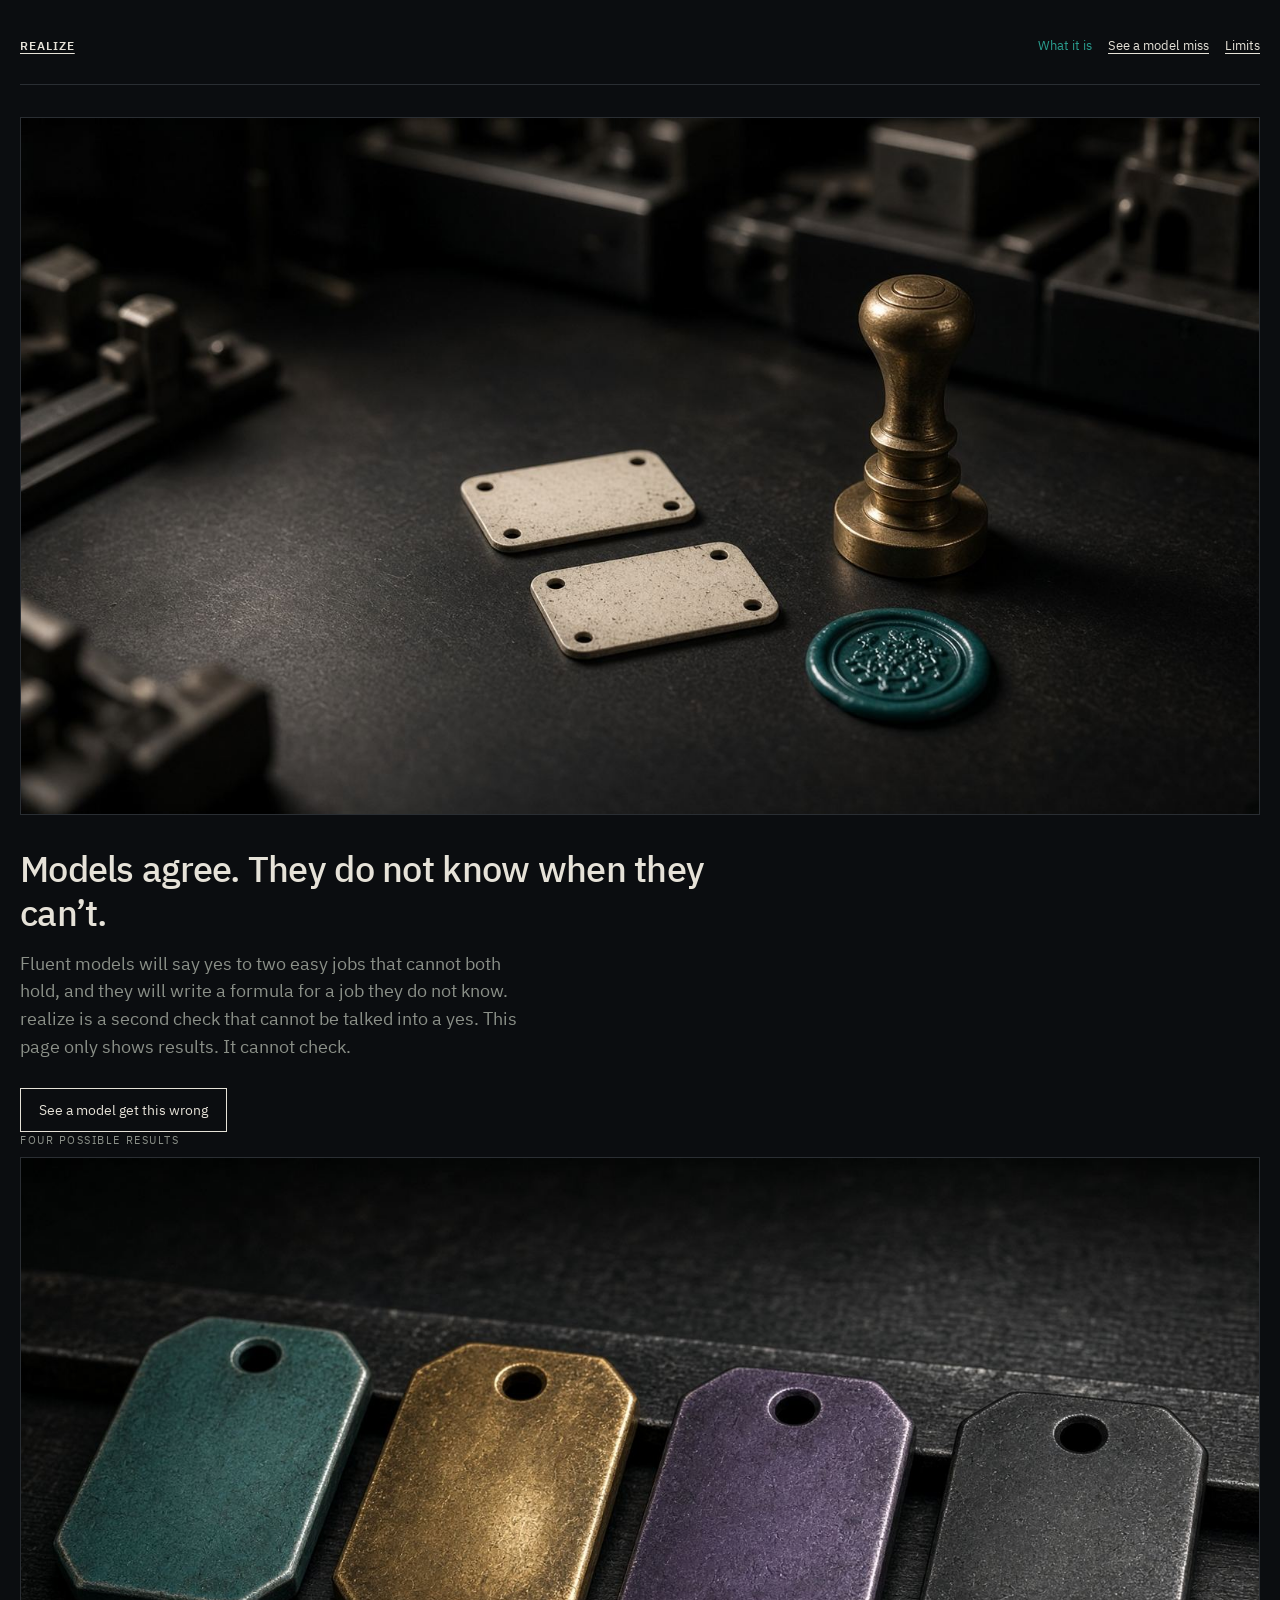
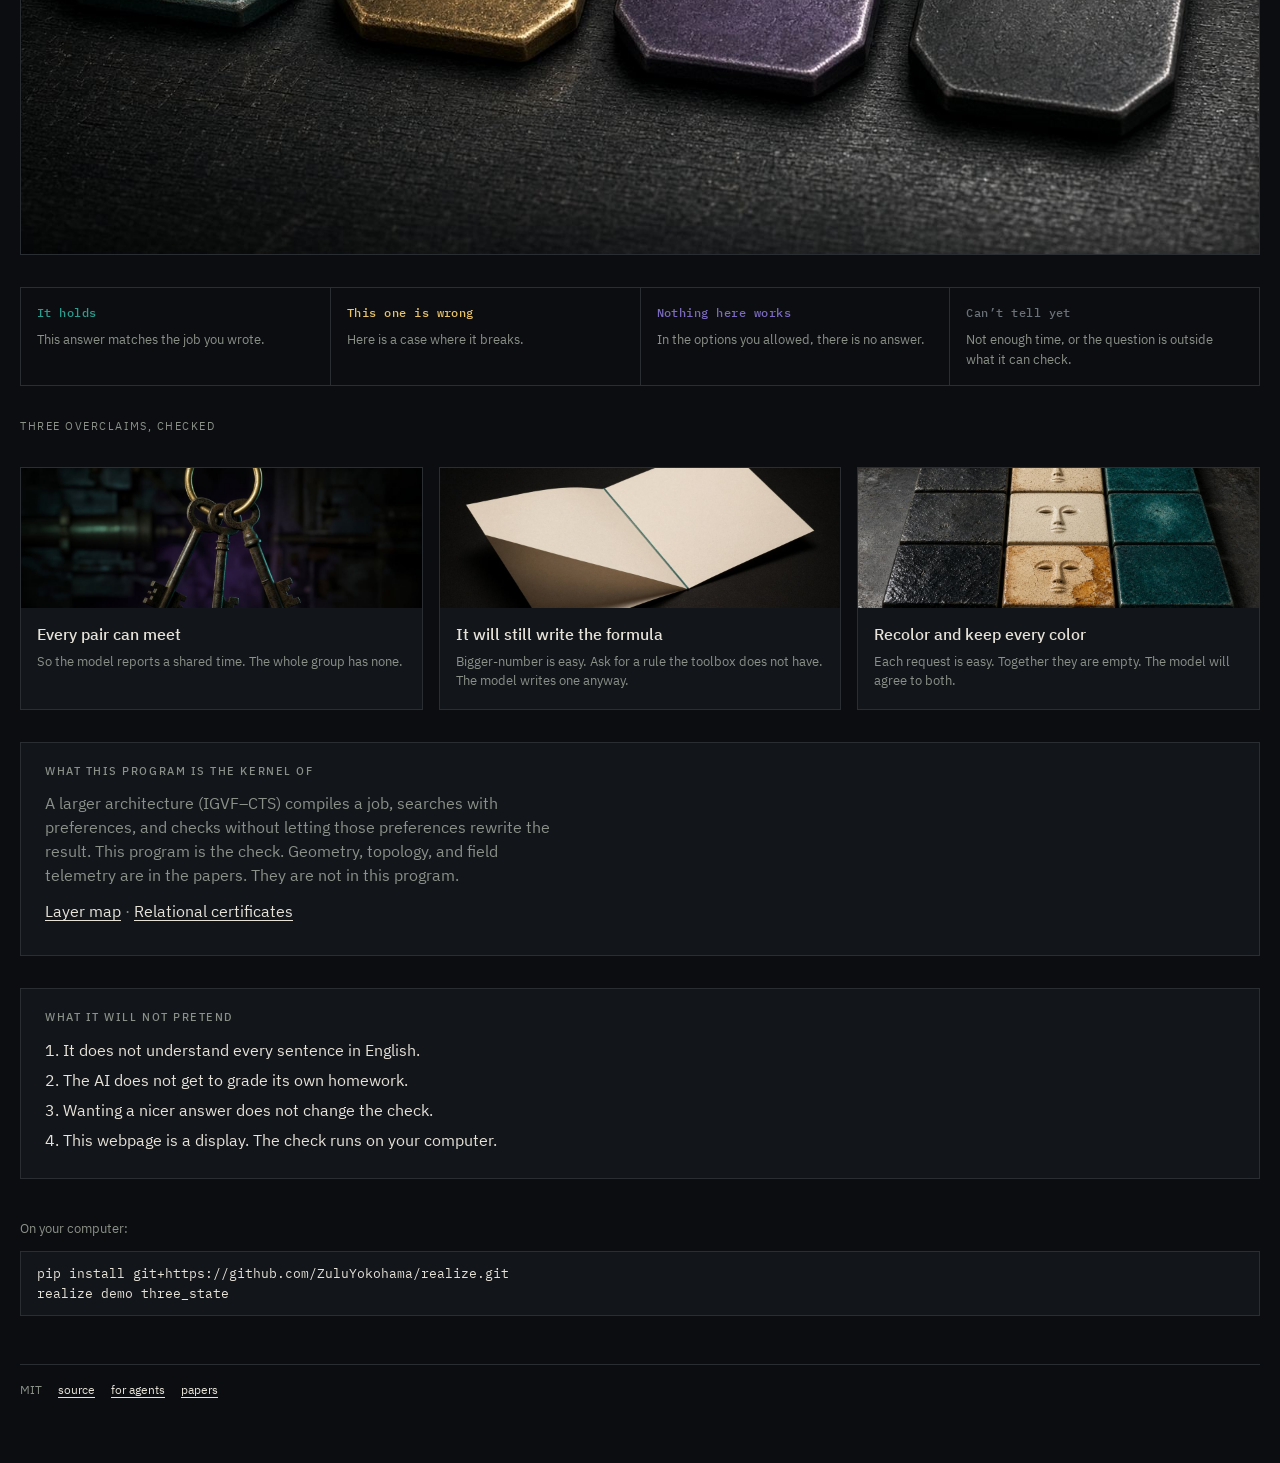
<file: web/index.html>
<!DOCTYPE html>
<html lang="en">
  <head>
    <meta charset="utf-8" />
    <meta name="viewport" content="width=device-width, initial-scale=1" />
    <title>realize — a check the model cannot grade</title>
    <meta
      name="description"
      content="Modern models agree to impossible combinations and invent answers they should refuse. realize is a second check that cannot be talked into a yes."
    />
    <meta property="og:title" content="realize — a check the model cannot grade" />
    <meta
      property="og:description"
      content="Models agree. They do not know when they can’t. An independent check the model cannot grade."
    />
    <meta property="og:image" content="https://raw.githubusercontent.com/ZuluYokohama/realize/main/web/og.jpg" />
    <meta property="og:type" content="website" />
    <meta name="twitter:card" content="summary_large_image" />
    <link rel="icon" type="image/svg+xml" href="./favicon.svg" />
    <link rel="stylesheet" href="./css/theatre.css" />
  </head>
  <body>
    <div id="landing">
      <header class="topbar">
        <a class="mark" href="#/">realize</a>
        <nav class="nav">
          <a href="#/" aria-current="page">What it is</a>
          <a href="#/studio/three_state">See a model miss</a>
          <a href="#/nonclaims">Limits</a>
        </nav>
      </header>

      <figure class="hero">
        <img
          src="./art/hero.jpg"
          width="1600"
          height="900"
          alt="A brass hand-stamp and a teal wax seal on a dark steel inspection bench."
          fetchpriority="high"
        />
      </figure>

      <h1 class="claim">Models agree. They do not know when they can’t.</h1>
      <p class="lede">
        Fluent models will say yes to two easy jobs that cannot both hold, and they will
        write a formula for a job they do not know. realize is a second check that cannot
        be talked into a yes. This page only shows results. It cannot check.
      </p>
      <a class="enter" href="#/studio/three_state">See a model get this wrong</a>

      <p class="kicker">Four possible results</p>
      <figure class="hero">
        <img
          src="./art/four-tags.jpg"
          width="1600"
          height="900"
          alt="Four metal inspection tags in a row: teal, amber, violet, and dark graphite."
        />
      </figure>
      <div class="tiles">
        <div class="tile">
          <div class="v v-pass">It holds</div>
          <p>This answer matches the job you wrote.</p>
        </div>
        <div class="tile">
          <div class="v v-counter">This one is wrong</div>
          <p>Here is a case where it breaks.</p>
        </div>
        <div class="tile">
          <div class="v v-unsat">Nothing here works</div>
          <p>In the options you allowed, there is no answer.</p>
        </div>
        <div class="tile">
          <div class="v v-unknown">Can’t tell yet</div>
          <p>Not enough time, or the question is outside what it can check.</p>
        </div>
      </div>

      <p class="kicker">Three overclaims, checked</p>
      <div class="stories">
        <a class="story" href="#/studio/three_state">
          <img src="./art/three-keys.jpg" width="1200" height="675" alt="Three iron keys on one ring that never meet in the middle." />
          <div class="pad">
            <h3>Every pair can meet</h3>
            <p>So the model reports a shared time. The whole group has none.</p>
          </div>
        </a>
        <a class="story" href="#/studio/max_formula">
          <img src="./art/larger-number.jpg" width="1200" height="675" alt="Two sheets of paper folded together with a teal thread along the fold." />
          <div class="pad">
            <h3>It will still write the formula</h3>
            <p>Bigger-number is easy. Ask for a rule the toolbox does not have. The model writes one anyway.</p>
          </div>
        </a>
        <a class="story" href="#/studio/grid_recolor">
          <img src="./art/recolor.jpg" width="1200" height="675" alt="A grid of ceramic tiles, some dark, some teal, one cracked." />
          <div class="pad">
            <h3>Recolor and keep every color</h3>
            <p>Each request is easy. Together they are empty. The model will agree to both.</p>
          </div>
        </a>
      </div>

      <section class="nonclaims">
        <h2>What this program is the kernel of</h2>
        <p>
          A larger architecture (IGVF–CTS) compiles a job, searches with preferences, and checks
          without letting those preferences rewrite the result. This program is the check.
          Geometry, topology, and field telemetry are in the papers. They are not in this program.
        </p>
        <p><a href="https://github.com/ZuluYokohama/realize/blob/main/papers/architecture.md">Layer map</a>
        · <a href="https://github.com/ZuluYokohama/realize/blob/main/papers/relational-section.md">Relational certificates</a></p>
      </section>

      <section class="nonclaims">
        <h2>What it will not pretend</h2>
        <ol>
          <li>It does not understand every sentence in English.</li>
          <li>The AI does not get to grade its own homework.</li>
          <li>Wanting a nicer answer does not change the check.</li>
          <li>This webpage is a display. The check runs on your computer.</li>
        </ol>
      </section>

      <div class="install">
        <p>On your computer:</p>
        <pre>pip install git+https://github.com/ZuluYokohama/realize.git
realize demo three_state</pre>
      </div>

      <footer class="foot">
        <span>MIT</span>
        <a href="https://github.com/ZuluYokohama/realize">source</a>
        <a href="https://github.com/ZuluYokohama/realize/blob/main/skills/realize/SKILL.md">for agents</a>
        <a href="https://github.com/ZuluYokohama/realize/blob/main/papers/README.md">papers</a>
      </footer>
    </div>

    <div id="app" hidden></div>
    <script type="module" src="./js/router.js"></script>
  </body>
</html>
</file>
<file: web/css/theatre.css>
@font-face {
  font-family: "IBM Plex Sans";
  src: url("../fonts/IBMPlexSans-Regular.woff2") format("woff2");
  font-weight: 400;
  font-display: swap;
}
@font-face {
  font-family: "IBM Plex Sans";
  src: url("../fonts/IBMPlexSans-Medium.woff2") format("woff2");
  font-weight: 500;
  font-display: swap;
}
@font-face {
  font-family: "IBM Plex Sans";
  src: url("../fonts/IBMPlexSans-SemiBold.woff2") format("woff2");
  font-weight: 600;
  font-display: swap;
}
@font-face {
  font-family: "IBM Plex Mono";
  src: url("../fonts/IBMPlexMono-Regular.woff2") format("woff2");
  font-weight: 400;
  font-display: swap;
}
@font-face {
  font-family: "IBM Plex Mono";
  src: url("../fonts/IBMPlexMono-Medium.woff2") format("woff2");
  font-weight: 500;
  font-display: swap;
}

:root {
  --ground: #0b0d10;
  --ink: #e6e2d8;
  --muted: #8b9088;
  --hair: #2a2e33;
  --panel: #12151a;
  --pass: #2a9d8f;
  --counter: #e9c46a;
  --unsat: #7b6bbe;
  --unknown: #6b7178;
  --adapter: #c45c4a;
  --space: 8px;
}

*,
*::before,
*::after {
  box-sizing: border-box;
}

html,
body {
  margin: 0;
  background: var(--ground);
  color: var(--ink);
  font-family: "IBM Plex Sans", ui-sans-serif, system-ui, sans-serif;
  font-size: 16px;
  line-height: 1.5;
  min-height: 100%;
}

body {
  min-height: 100vh;
}

a {
  color: var(--ink);
  text-decoration-thickness: 1px;
  text-underline-offset: 3px;
}

a:hover {
  color: var(--pass);
}

code,
.mono,
pre,
textarea {
  font-family: "IBM Plex Mono", ui-monospace, monospace;
}

#landing,
#app {
  max-width: 1280px;
  margin: 0 auto;
  padding: 24px 20px 64px;
}

.topbar {
  display: flex;
  justify-content: space-between;
  align-items: baseline;
  gap: 16px;
  border-bottom: 1px solid var(--hair);
  padding-bottom: 16px;
  margin-bottom: 32px;
}

.mark {
  font-weight: 600;
  letter-spacing: 0.08em;
  text-transform: uppercase;
  font-size: 12px;
}

.nav {
  display: flex;
  gap: 16px;
  font-size: 13px;
}

.nav a[aria-current="page"] {
  color: var(--pass);
  text-decoration: none;
}

.nav a {
  min-height: 44px;
  display: inline-flex;
  align-items: center;
}

.claim {
  font-size: clamp(1.6rem, 3vw, 2.25rem);
  font-weight: 500;
  line-height: 1.2;
  letter-spacing: -0.02em;
  max-width: 34ch;
  margin: 0 0 16px;
}

.nonclaims {
  border: 1px solid var(--hair);
  background: var(--panel);
  padding: 20px 24px;
  margin: 0 0 32px;
}

.nonclaims h2 {
  margin: 0 0 12px;
  font-size: 11px;
  letter-spacing: 0.14em;
  text-transform: uppercase;
  color: var(--muted);
  font-weight: 500;
}

.nonclaims ol {
  margin: 0;
  padding-left: 18px;
}

.nonclaims li {
  margin: 6px 0;
}

.nonclaims p {
  margin: 0 0 12px;
  color: var(--muted);
  max-width: 52ch;
}

.tiles {
  display: grid;
  grid-template-columns: repeat(4, 1fr);
  gap: 1px;
  background: var(--hair);
  border: 1px solid var(--hair);
  margin: 0 0 32px;
}

.tile {
  background: var(--ground);
  padding: 16px;
  min-height: 88px;
}

.tile .v {
  font-family: "IBM Plex Mono", monospace;
  font-size: 12px;
  font-weight: 500;
  letter-spacing: 0.04em;
}

.tile p {
  margin: 8px 0 0;
  font-size: 13px;
  color: var(--muted);
}

.v-pass {
  color: var(--pass);
}
.v-counter {
  color: var(--counter);
}
.v-unsat {
  color: var(--unsat);
}
.v-unknown {
  color: var(--unknown);
}
.v-adapter {
  color: var(--adapter);
}

.enter {
  display: inline-flex;
  align-items: center;
  min-height: 44px;
  padding: 0 18px;
  border: 1px solid var(--ink);
  background: transparent;
  color: var(--ink);
  font: inherit;
  font-size: 14px;
  cursor: pointer;
  text-decoration: none;
}

.enter:hover {
  background: var(--ink);
  color: var(--ground);
}

.install {
  margin-top: 40px;
  color: var(--muted);
  font-size: 13px;
}

.install pre {
  background: var(--panel);
  border: 1px solid var(--hair);
  padding: 12px 16px;
  overflow-x: auto;
  color: var(--ink);
}

.foot {
  margin-top: 48px;
  padding-top: 16px;
  border-top: 1px solid var(--hair);
  font-size: 12px;
  color: var(--muted);
  display: flex;
  gap: 16px;
  flex-wrap: wrap;
}

.studio-head {
  display: flex;
  justify-content: space-between;
  align-items: center;
  gap: 16px;
  margin-bottom: 20px;
  flex-wrap: wrap;
}

.stages {
  display: flex;
  flex-wrap: wrap;
  gap: 8px;
}

.stages a,
.chip {
  min-height: 44px;
  display: inline-flex;
  align-items: center;
  padding: 0 12px;
  border: 1px solid var(--hair);
  font-size: 12px;
  letter-spacing: 0.04em;
  text-transform: uppercase;
  text-decoration: none;
  background: transparent;
  color: var(--ink);
  cursor: pointer;
  font-family: inherit;
}

.stages a[aria-current="page"],
.chip.on {
  border-color: var(--ink);
}

.columns {
  display: grid;
  grid-template-columns: minmax(0, 1fr) minmax(0, 1.4fr) minmax(0, 1fr);
  gap: 16px;
  align-items: start;
}

.panel {
  border: 1px solid var(--hair);
  background: var(--panel);
  min-height: 120px;
}

.panel h3 {
  margin: 0;
  padding: 10px 14px;
  font-size: 11px;
  letter-spacing: 0.14em;
  text-transform: uppercase;
  color: var(--muted);
  font-weight: 500;
  border-bottom: 1px solid var(--hair);
}

.panel .body {
  padding: 14px;
}

pre.json {
  margin: 0;
  font-size: 11px;
  line-height: 1.45;
  white-space: pre-wrap;
  word-break: break-word;
  color: var(--muted);
  max-height: 480px;
  overflow: auto;
}

.stamp {
  display: inline-flex;
  align-items: center;
  justify-content: center;
  min-width: 148px;
  min-height: 44px;
  padding: 0 14px;
  border: 1px solid currentColor;
  font-family: "IBM Plex Mono", monospace;
  font-size: 13px;
  letter-spacing: 0.12em;
  text-transform: uppercase;
  opacity: 0;
  transform: translateY(6px);
  animation: settle 1s ease forwards;
}

@keyframes settle {
  to {
    opacity: 1;
    transform: none;
  }
}

@media (prefers-reduced-motion: reduce) {
  .stamp {
    animation: none;
    opacity: 1;
    transform: none;
  }
}

.meta {
  margin-top: 12px;
  font-size: 12px;
  color: var(--muted);
}

.meta div {
  margin: 4px 0;
  word-break: break-all;
}

.caption {
  margin: 12px 0 0;
  font-size: 13px;
  color: var(--ink);
}

.adapter {
  border: 1px solid var(--adapter);
  color: var(--adapter);
  padding: 12px 14px;
  font-size: 14px;
}

textarea.paste {
  width: 100%;
  min-height: 220px;
  background: var(--ground);
  color: var(--ink);
  border: 1px solid var(--hair);
  padding: 12px;
  font-size: 12px;
  resize: vertical;
}

.grid3 {
  display: grid;
  grid-template-columns: repeat(3, 56px);
  gap: 4px;
}

.cell {
  width: 56px;
  height: 56px;
  display: flex;
  align-items: center;
  justify-content: center;
  border: 1px solid var(--hair);
  font-family: "IBM Plex Mono", monospace;
  font-size: 13px;
}

.cell.fg {
  background: #1a2220;
}

.cell.red {
  border-color: var(--pass);
  color: var(--pass);
}

.cell.hit {
  border-color: var(--counter);
  color: var(--counter);
}

.flow {
  display: flex;
  flex-wrap: wrap;
  gap: 16px;
  align-items: center;
}

.arrow {
  font-size: 11px;
  color: var(--muted);
  max-width: 120px;
  letter-spacing: 0.04em;
  text-transform: uppercase;
}

svg.ev {
  width: 100%;
  height: auto;
  display: block;
}

.warn {
  border: 1px dashed var(--counter);
  color: var(--counter);
  padding: 8px 12px;
  font-size: 12px;
  margin-bottom: 12px;
}

.hero {
  margin: 0 0 32px;
  border: 1px solid var(--hair);
  overflow: hidden;
  background: var(--panel);
}

.hero img,
.plate img {
  display: block;
  width: 100%;
  height: auto;
  min-height: 180px;
  object-fit: cover;
  background: var(--panel);
}

.lede {
  font-size: 1.15rem;
  color: var(--muted);
  max-width: 46ch;
  margin: 0 0 28px;
}

.steps {
  display: grid;
  grid-template-columns: repeat(3, 1fr);
  gap: 1px;
  background: var(--hair);
  border: 1px solid var(--hair);
  margin: 0 0 32px;
}

.steps article {
  background: var(--ground);
  padding: 18px 16px;
}

.steps h3 {
  margin: 0 0 8px;
  font-size: 13px;
  letter-spacing: 0.08em;
  text-transform: uppercase;
  font-weight: 600;
}

.steps p {
  margin: 0;
  color: var(--muted);
  font-size: 14px;
}

.stories {
  display: grid;
  grid-template-columns: 1fr 1fr 1fr;
  gap: 16px;
  margin: 32px 0;
}

.story {
  border: 1px solid var(--hair);
  background: var(--panel);
  color: inherit;
  text-decoration: none;
  display: block;
}

.story:hover {
  border-color: var(--ink);
  color: inherit;
}

.story img {
  width: 100%;
  height: 140px;
  object-fit: cover;
  display: block;
}

.story .pad {
  padding: 14px 16px 18px;
}

.story h3 {
  margin: 0 0 6px;
  font-size: 16px;
  font-weight: 500;
}

.story p {
  margin: 0;
  font-size: 13px;
  color: var(--muted);
}

.kicker {
  font-size: 11px;
  letter-spacing: 0.14em;
  text-transform: uppercase;
  color: var(--muted);
  margin: 0 0 8px;
}

.plate {
  border: 1px solid var(--hair);
  margin-bottom: 16px;
  overflow: hidden;
}

.story-copy h2 {
  margin: 0 0 8px;
  font-size: 1.5rem;
  font-weight: 500;
  letter-spacing: -0.02em;
}

.story-copy p {
  max-width: 52ch;
}

details.eng {
  border-top: 1px solid var(--hair);
  margin-top: 16px;
  padding-top: 8px;
}

details.eng summary {
  cursor: pointer;
  color: var(--muted);
  font-size: 12px;
  letter-spacing: 0.08em;
  text-transform: uppercase;
  min-height: 32px;
}

@media (max-width: 1099px) {
  .columns {
    grid-template-columns: 1fr;
  }
  .tiles {
    grid-template-columns: 1fr 1fr;
  }
}

@media (max-width: 900px) {
  .steps,
  .stories {
    grid-template-columns: 1fr;
  }
}

@media (max-width: 520px) {
  .tiles {
    grid-template-columns: 1fr;
  }
  .topbar {
    flex-direction: column;
  }
}

.people {
  display: grid;
  grid-template-columns: 1fr 1fr 1fr;
  gap: 8px;
}

.person {
  border: 1px solid var(--hair);
  padding: 12px;
  background: var(--ground);
}

.person h4 {
  margin: 0 0 8px;
  font-size: 14px;
  font-weight: 500;
}

.chips {
  display: flex;
  gap: 6px;
  flex-wrap: wrap;
}

.chip-n {
  min-width: 32px;
  min-height: 32px;
  display: inline-flex;
  align-items: center;
  justify-content: center;
  border: 1px solid var(--hair);
  font-family: "IBM Plex Mono", monospace;
  font-size: 13px;
}

.numerals {
  display: flex;
  align-items: center;
  gap: 16px;
  font-family: "IBM Plex Mono", monospace;
  font-size: 42px;
  font-weight: 500;
  letter-spacing: -0.04em;
}

.numerals .pick {
  color: var(--pass);
}

.cell.c0 { background: #0b0d10; color: var(--muted); }
.cell.c1 { background: #2a322c; color: var(--ink); }
.cell.c2 { background: #1a3d38; color: var(--pass); border-color: var(--pass); }
.cell.c3 { background: #3a3220; color: var(--counter); border-color: var(--counter); }

@media (max-width: 700px) {
  .people {
    grid-template-columns: 1fr;
  }
}

.said {
  display: grid;
  grid-template-columns: 1fr 1fr;
  gap: 1px;
  background: var(--hair);
  border: 1px solid var(--hair);
  margin: 16px 0 20px;
}

.said-model,
.said-check {
  background: var(--panel);
  padding: 18px 16px;
  margin: 0;
}

.said-model {
  color: var(--muted);
}

.said-model p:last-child {
  margin: 0;
  font-size: 1.15rem;
  line-height: 1.45;
  max-width: 36ch;
  quotes: "“" "”";
}

.said-model p:last-child::before {
  content: open-quote;
  color: var(--hair);
  font-size: 1.6em;
  line-height: 0;
  margin-right: 0.08em;
}

.said-check {
  border-left: 2px solid var(--pass);
}

@media (max-width: 700px) {
  .said {
    grid-template-columns: 1fr;
  }
}

.paste-actions {
  display: flex;
  flex-wrap: wrap;
  gap: 8px;
  margin-top: 12px;
}

.days {
  border-collapse: collapse;
  margin: 12px 0;
  font-size: 13px;
}

.days th,
.days td {
  border: 1px solid var(--hair);
  padding: 8px 12px;
  text-align: center;
  min-width: 48px;
}

.days th:first-child {
  text-align: left;
}

.days td.yes {
  color: var(--pass);
}

.days td.no {
  color: var(--muted);
}

.days tr:last-child td.no {
  color: var(--unsat);
}

@media (prefers-reduced-motion: reduce) {
  .story,
  .enter {
    transition: none;
  }
}
</file>
